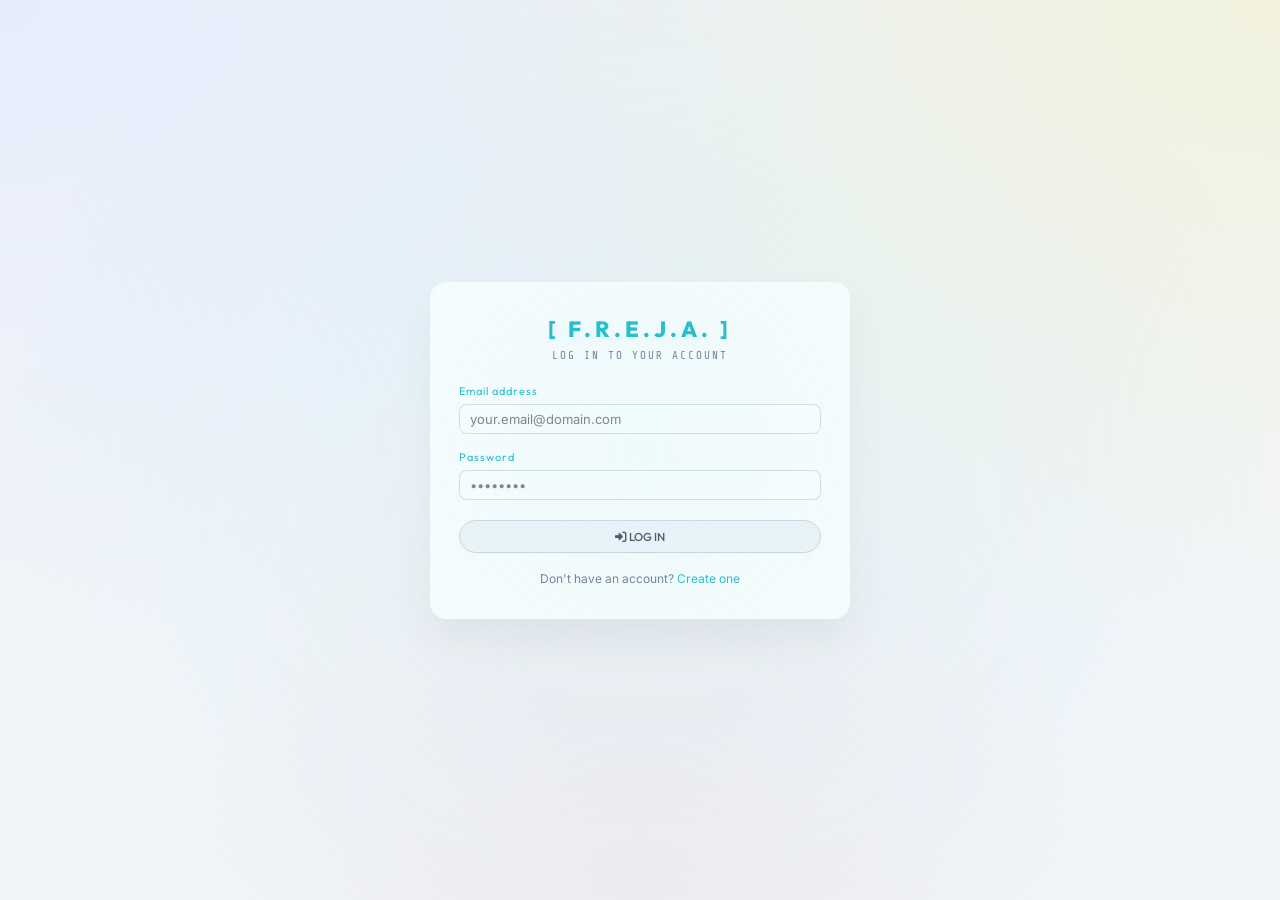
<file: client/login.html>
<!DOCTYPE html>
<html lang="en">
<head>
    <meta charset="UTF-8">
    <meta name="viewport" content="width=device-width, initial-scale=1.0">
    <title>F.R.E.J.A. // Log In</title>
    <link rel="preconnect" href="https://fonts.googleapis.com">
    <link rel="preconnect" href="https://fonts.gstatic.com" crossorigin>
    <link href="https://fonts.googleapis.com/css2?family=Inter:wght@300;400;500;600;700&family=Outfit:wght@300;400;500;600;700;800&family=Orbitron:wght@400;600;800;900&family=Share+Tech+Mono&display=swap" rel="stylesheet">
    <link rel="stylesheet" href="https://cdnjs.cloudflare.com/ajax/libs/font-awesome/6.4.0/css/all.min.css">
    <link rel="stylesheet" href="style.css">
    <style>
        /* Standalone auth-page layout - see register.html for why this doesn't use the
           full HUD shell. */
        body {
            overflow: auto;
            display: flex;
            align-items: center;
            justify-content: center;
            padding: 24px;
        }
        .auth-page-card {
            width: 100%;
            max-width: 420px;
            padding: 32px 28px;
        }
        .auth-page-logo {
            text-align: center;
            margin-bottom: 22px;
        }
        .auth-page-logo .logo-text {
            font-family: var(--font-display);
            font-size: 22px;
            font-weight: 800;
            letter-spacing: 4px;
            color: var(--color-primary);
            text-shadow: var(--shadow-neon);
        }
        .auth-page-logo .logo-sub {
            font-family: var(--font-mono);
            font-size: 11px;
            color: var(--color-text-muted);
            letter-spacing: 2px;
            margin-top: 6px;
        }
        .auth-page-form {
            display: flex;
            flex-direction: column;
            gap: 16px;
        }
        .auth-page-submit {
            width: 100%;
            margin-top: 4px;
        }
        .auth-page-footer {
            text-align: center;
            margin-top: 18px;
            font-size: 12px;
            color: var(--color-text-muted);
        }
        .auth-page-error, .auth-page-success {
            font-family: var(--font-mono);
            font-size: 11px;
            display: none;
            padding: 8px 10px;
            border-radius: 4px;
        }
        .auth-page-error {
            color: #ff3b30;
            border: 1px solid rgba(255, 59, 48, 0.35);
            background: rgba(255, 59, 48, 0.08);
        }
        .auth-page-success {
            color: #30d158;
            border: 1px solid rgba(48, 209, 88, 0.35);
            background: rgba(48, 209, 88, 0.08);
        }
    </style>
</head>
<body class="theme-cyan light-mode">
    <div class="grid-overlay"></div>
    <div class="scanlines"></div>
    <div class="ambient-glow"></div>

    <div class="auth-page-card glass-morphic">
        <div class="auth-page-logo">
            <span class="logo-text">[ F.R.E.J.A. ]</span>
            <div class="logo-sub">LOG IN TO YOUR ACCOUNT</div>
        </div>

        <form class="auth-page-form" id="login-form" novalidate>
            <div class="settings-group">
                <label for="login-email">Email address</label>
                <input type="email" id="login-email" class="hud-input" placeholder="your.email@domain.com" autocomplete="email" required>
            </div>
            <div class="settings-group">
                <label for="login-password">Password</label>
                <input type="password" id="login-password" class="hud-input" placeholder="••••••••" autocomplete="current-password" required>
            </div>

            <div class="auth-page-error" id="login-error"></div>
            <div class="auth-page-success" id="login-success"></div>

            <button type="submit" class="hud-btn btn-primary auth-page-submit" id="login-submit">
                <i class="fa-solid fa-right-to-bracket"></i> LOG IN
            </button>
        </form>

        <div class="auth-page-footer">
            Don't have an account? <a href="register.html" class="hud-link">Create one</a>
        </div>
    </div>

    <script>
        const form = document.getElementById('login-form');
        const submitBtn = document.getElementById('login-submit');
        const errorBox = document.getElementById('login-error');
        const successBox = document.getElementById('login-success');

        function showError(msg) {
            errorBox.textContent = msg;
            errorBox.style.display = 'block';
            successBox.style.display = 'none';
        }

        form.addEventListener('submit', async (evt) => {
            evt.preventDefault();
            errorBox.style.display = 'none';
            successBox.style.display = 'none';

            const email = document.getElementById('login-email').value.trim();
            const password = document.getElementById('login-password').value;

            if (!email || !password) {
                showError('Please enter both an email address and a password.');
                return;
            }

            submitBtn.disabled = true;
            submitBtn.textContent = 'LOGGING IN...';

            try {
                const res = await fetch('/api/auth/login', {
                    method: 'POST',
                    headers: { 'Content-Type': 'application/json' },
                    body: JSON.stringify({ email, password })
                });
                const data = await res.json();
                if (!res.ok) {
                    throw new Error(data.detail || 'Login failed.');
                }

                localStorage.setItem('freja_jwt_token', data.access_token);
                localStorage.setItem('freja_user_email', data.email);

                successBox.textContent = `Logged in as ${data.email}. Redirecting...`;
                successBox.style.display = 'block';
                setTimeout(() => { window.location.href = 'index.html'; }, 1000);
            } catch (err) {
                showError(err.message || 'Something went wrong. Please try again.');
                submitBtn.disabled = false;
                submitBtn.innerHTML = '<i class="fa-solid fa-right-to-bracket"></i> LOG IN';
            }
        });
    </script>
</body>
</html>
</file>
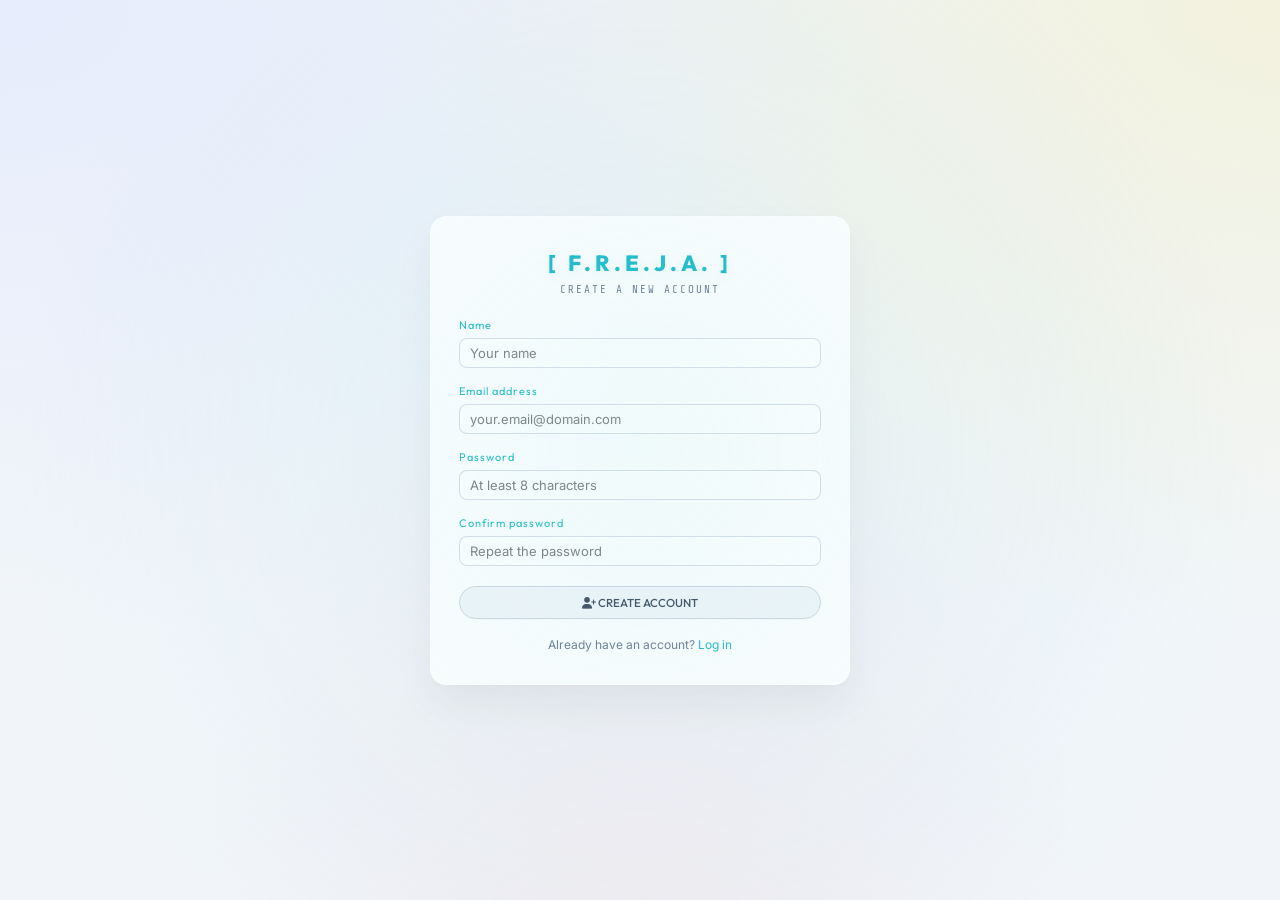
<file: client/register.html>
<!DOCTYPE html>
<html lang="en">
<head>
    <meta charset="UTF-8">
    <meta name="viewport" content="width=device-width, initial-scale=1.0">
    <title>F.R.E.J.A. // Create Account</title>
    <link rel="preconnect" href="https://fonts.googleapis.com">
    <link rel="preconnect" href="https://fonts.gstatic.com" crossorigin>
    <link href="https://fonts.googleapis.com/css2?family=Inter:wght@300;400;500;600;700&family=Outfit:wght@300;400;500;600;700;800&family=Orbitron:wght@400;600;800;900&family=Share+Tech+Mono&display=swap" rel="stylesheet">
    <link rel="stylesheet" href="https://cdnjs.cloudflare.com/ajax/libs/font-awesome/6.4.0/css/all.min.css">
    <link rel="stylesheet" href="style.css">
    <style>
        /* Standalone auth-page layout - the shared style.css assumes the full HUD shell
           (header/sidebar/grid) is present, so this page only borrows its design tokens
           (colors, fonts, .hud-input/.hud-btn/.glass-morphic) and lays out its own centered card. */
        body {
            overflow: auto;
            display: flex;
            align-items: center;
            justify-content: center;
            padding: 24px;
        }
        .auth-page-card {
            width: 100%;
            max-width: 420px;
            padding: 32px 28px;
        }
        .auth-page-logo {
            text-align: center;
            margin-bottom: 22px;
        }
        .auth-page-logo .logo-text {
            font-family: var(--font-display);
            font-size: 22px;
            font-weight: 800;
            letter-spacing: 4px;
            color: var(--color-primary);
            text-shadow: var(--shadow-neon);
        }
        .auth-page-logo .logo-sub {
            font-family: var(--font-mono);
            font-size: 11px;
            color: var(--color-text-muted);
            letter-spacing: 2px;
            margin-top: 6px;
        }
        .auth-page-form {
            display: flex;
            flex-direction: column;
            gap: 16px;
        }
        .auth-page-submit {
            width: 100%;
            margin-top: 4px;
        }
        .auth-page-footer {
            text-align: center;
            margin-top: 18px;
            font-size: 12px;
            color: var(--color-text-muted);
        }
        .auth-page-error, .auth-page-success {
            font-family: var(--font-mono);
            font-size: 11px;
            display: none;
            padding: 8px 10px;
            border-radius: 4px;
        }
        .auth-page-error {
            color: #ff3b30;
            border: 1px solid rgba(255, 59, 48, 0.35);
            background: rgba(255, 59, 48, 0.08);
        }
        .auth-page-success {
            color: #30d158;
            border: 1px solid rgba(48, 209, 88, 0.35);
            background: rgba(48, 209, 88, 0.08);
        }
    </style>
</head>
<body class="theme-cyan light-mode">
    <div class="grid-overlay"></div>
    <div class="scanlines"></div>
    <div class="ambient-glow"></div>

    <div class="auth-page-card glass-morphic">
        <div class="auth-page-logo">
            <span class="logo-text">[ F.R.E.J.A. ]</span>
            <div class="logo-sub">CREATE A NEW ACCOUNT</div>
        </div>

        <form class="auth-page-form" id="register-form" novalidate>
            <div class="settings-group">
                <label for="reg-name">Name</label>
                <input type="text" id="reg-name" class="hud-input" placeholder="Your name" autocomplete="name">
            </div>
            <div class="settings-group">
                <label for="reg-email">Email address</label>
                <input type="email" id="reg-email" class="hud-input" placeholder="your.email@domain.com" autocomplete="email" required>
            </div>
            <div class="settings-group">
                <label for="reg-password">Password</label>
                <input type="password" id="reg-password" class="hud-input" placeholder="At least 8 characters" autocomplete="new-password" required minlength="8">
            </div>
            <div class="settings-group">
                <label for="reg-password-confirm">Confirm password</label>
                <input type="password" id="reg-password-confirm" class="hud-input" placeholder="Repeat the password" autocomplete="new-password" required minlength="8">
            </div>

            <div class="auth-page-error" id="reg-error"></div>
            <div class="auth-page-success" id="reg-success"></div>

            <button type="submit" class="hud-btn btn-primary auth-page-submit" id="reg-submit">
                <i class="fa-solid fa-user-plus"></i> CREATE ACCOUNT
            </button>
        </form>

        <div class="auth-page-footer">
            Already have an account? <a href="login.html" class="hud-link">Log in</a>
        </div>
    </div>

    <script>
        const form = document.getElementById('register-form');
        const submitBtn = document.getElementById('reg-submit');
        const errorBox = document.getElementById('reg-error');
        const successBox = document.getElementById('reg-success');

        function showError(msg) {
            errorBox.textContent = msg;
            errorBox.style.display = 'block';
            successBox.style.display = 'none';
        }

        form.addEventListener('submit', async (evt) => {
            evt.preventDefault();
            errorBox.style.display = 'none';
            successBox.style.display = 'none';

            const name = document.getElementById('reg-name').value.trim();
            const email = document.getElementById('reg-email').value.trim();
            const password = document.getElementById('reg-password').value;
            const passwordConfirm = document.getElementById('reg-password-confirm').value;

            if (!email || !password) {
                showError('Please enter both an email address and a password.');
                return;
            }
            if (password.length < 8) {
                showError('Password must be at least 8 characters.');
                return;
            }
            if (password !== passwordConfirm) {
                showError('Passwords do not match.');
                return;
            }

            submitBtn.disabled = true;
            submitBtn.textContent = 'CREATING ACCOUNT...';

            try {
                const res = await fetch('/api/auth/register', {
                    method: 'POST',
                    headers: { 'Content-Type': 'application/json' },
                    body: JSON.stringify({ email, password, name: name || undefined })
                });
                const data = await res.json();
                if (!res.ok) {
                    throw new Error(data.detail || 'Registration failed.');
                }

                // Same localStorage keys the in-HUD auth modal uses (ui-events.js), so a
                // future request-signing pass (board task T-042) can pick this session up.
                localStorage.setItem('freja_jwt_token', data.access_token);
                localStorage.setItem('freja_user_email', data.email);

                successBox.textContent = `Account created for ${data.email}. Redirecting...`;
                successBox.style.display = 'block';
                setTimeout(() => { window.location.href = 'index.html'; }, 1500);
            } catch (err) {
                showError(err.message || 'Something went wrong. Please try again.');
                submitBtn.disabled = false;
                submitBtn.innerHTML = '<i class="fa-solid fa-user-plus"></i> CREATE ACCOUNT';
            }
        });
    </script>
</body>
</html>
</file>
<file: client/style.css>
/* ==========================================================================
   JARVIS HOLOGRAPHIC HUD - DESIGN SYSTEM
   ========================================================================== */

/* Color Themes Configuration */
:root {
    /* Font Families */
    --font-display: 'Orbitron', sans-serif;
    --font-text: 'Inter', sans-serif;
    --font-mono: 'Share Tech Mono', monospace;

    /* Theme Accents (Default Cyan) */
    --hue: 185;
    --color-bg: #030611;
    --color-panel-bg: rgba(5, 12, 26, 0.65);
    --color-border: hsla(var(--hue), 100%, 50%, 0.18);
    --color-border-glow: hsla(var(--hue), 100%, 50%, 0.4);
    
    --color-primary: hsla(var(--hue), 100%, 50%, 1);
    --color-primary-glow: hsla(var(--hue), 100%, 50%, 0.6);
    --color-primary-dim: hsla(var(--hue), 85%, 35%, 1);
    --color-text-bright: #e2f1ff;
    --color-text-muted: #6f95b5;
    --color-text-dark: #071020;
    
    --shadow-neon: 0 0 12px hsla(var(--hue), 100%, 50%, 0.35);
    --shadow-neon-inset: inset 0 0 12px hsla(var(--hue), 100%, 50%, 0.2);
}

/* Theme classes loaded on body */
body.theme-cyan {
    --hue: 185;
}
body.theme-amber {
    --hue: 38; /* Stark Gold/Amber */
}
body.theme-crimson {
    --hue: 355; /* Hulkbuster Crimson */
}
body.theme-emerald {
    --hue: 145; /* SHIELD Emerald */
}

/* Reset & Basics */
* {
    box-sizing: border-box;
    margin: 0;
    padding: 0;
    user-select: none;
}

body {
    background-color: var(--color-bg);
    color: var(--color-text-bright);
    font-family: var(--font-text);
    font-size: 14px;
    height: 100vh;
    overflow: hidden;
    position: relative;
}

/* ==========================================================================
   SCIFI SCI-FI HUD EFFECTS
   ========================================================================== */

/* Digital Matrix Background Grid */
.grid-overlay {
    position: absolute;
    top: 0;
    left: 0;
    width: 100%;
    height: 100%;
    background-image: 
        linear-gradient(rgba(18, 30, 49, 0.07) 1px, transparent 1px),
        linear-gradient(90deg, rgba(18, 30, 49, 0.07) 1px, transparent 1px);
    background-size: 30px 30px;
    z-index: 1;
    pointer-events: none;
}

/* Moving Scanlines */
.scanlines {
    position: absolute;
    top: 0;
    left: 0;
    width: 100%;
    height: 100%;
    background: linear-gradient(
        rgba(18, 16, 16, 0) 50%, 
        rgba(0, 0, 0, 0.25) 50%
    ), linear-gradient(
        90deg,
        rgba(255, 0, 0, 0.04),
        rgba(0, 255, 0, 0.02),
        rgba(0, 0, 255, 0.04)
    );
    background-size: 100% 4px, 6px 100%;
    z-index: 2;
    pointer-events: none;
    opacity: 0.8;
}

/* Glowing Vignette Background */
.ambient-glow {
    position: absolute;
    top: 0;
    left: 0;
    width: 100%;
    height: 100%;
    background: radial-gradient(circle at 50% 50%, hsla(var(--hue), 85%, 25%, 0.12) 0%, transparent 80%);
    z-index: 1;
    pointer-events: none;
}

/* ==========================================================================
   HUD CONTAINERS
   ========================================================================== */

.hud-container {
    display: flex;
    flex-direction: column;
    height: 100vh;
    padding: 15px;
    position: relative;
    z-index: 10;
}

/* HEADER */
.hud-header {
    display: flex;
    justify-content: space-between;
    align-items: center;
    height: 60px;
    border-bottom: 2px solid var(--color-border);
    padding: 0 15px;
    background: rgba(5, 12, 26, 0.4);
    backdrop-filter: blur(5px);
    box-shadow: 0 4px 20px rgba(0, 0, 0, 0.5);
    margin-bottom: 15px;
}

.header-left, .header-right {
    display: flex;
    align-items: center;
    gap: 15px;
}

.logo-container {
    font-family: var(--font-display);
    font-weight: 900;
    font-size: 20px;
    letter-spacing: 2px;
    color: var(--color-primary);
    text-shadow: var(--shadow-neon);
    display: flex;
    align-items: center;
}

.logo-bracket {
    color: var(--color-text-muted);
    opacity: 0.6;
    animation: pulse 2s infinite ease-in-out;
}

.status-indicator {
    display: flex;
    align-items: center;
    gap: 8px;
    border: 1px solid var(--color-border);
    padding: 4px 10px;
    background: rgba(0, 0, 0, 0.4);
    border-radius: 4px;
}

.pulse-dot {
    width: 8px;
    height: 8px;
    border-radius: 50%;
    background-color: var(--color-primary);
    box-shadow: var(--shadow-neon);
    animation: pulse 1.5s infinite ease-in-out;
}

.status-text {
    font-family: var(--font-mono);
    font-size: 11px;
    letter-spacing: 1px;
    color: var(--color-primary);
}

.header-center {
    display: flex;
    flex-direction: column;
    align-items: center;
}

.system-time {
    font-family: var(--font-display);
    font-size: 20px;
    font-weight: 600;
    color: var(--color-primary);
    letter-spacing: 1px;
    text-shadow: var(--shadow-neon);
}

.system-date {
    font-family: var(--font-mono);
    font-size: 11px;
    color: var(--color-text-muted);
    letter-spacing: 2px;
}

.hud-btn-icon {
    background: rgba(0, 242, 254, 0.05);
    border: 1px solid var(--color-border);
    color: var(--color-primary);
    padding: 8px 12px;
    border-radius: 4px;
    cursor: pointer;
    font-size: 16px;
    transition: all 0.2s ease;
    box-shadow: var(--shadow-neon-inset);
}

.hud-btn-icon:hover {
    background: var(--color-primary);
    color: var(--color-text-dark);
    box-shadow: var(--shadow-neon);
}

.voice-badge {
    display: flex;
    border: 1px solid var(--color-border);
    border-radius: 4px;
    overflow: hidden;
    font-family: var(--font-display);
    font-size: 10px;
}

.badge-label {
    background: rgba(0, 0, 0, 0.4);
    padding: 6px 8px;
    color: var(--color-text-muted);
}

.badge-status {
    background: rgba(var(--hue), 100%, 50%, 0.1);
    padding: 6px 8px;
    color: var(--color-primary);
    font-weight: 600;
    border-left: 1px solid var(--color-border);
    text-shadow: var(--shadow-neon);
}

.badge-status.active {
    background: var(--color-primary);
    color: var(--color-text-dark);
    text-shadow: none;
}

/* ==========================================================================
   PANEL SYSTEM & GRID LAYOUT
   ========================================================================== */

.hud-main {
    display: grid;
    grid-template-columns: 320px 1fr 360px;
    gap: 15px;
    flex: 1;
    height: calc(100vh - 105px);
}

.hud-panel {
    background: var(--color-panel-bg);
    border: 1px solid var(--color-border);
    border-radius: 8px;
    backdrop-filter: blur(12px);
    box-shadow: 0 10px 30px rgba(0,0,0,0.5), var(--shadow-neon-inset);
    display: flex;
    flex-direction: column;
    overflow: hidden;
    position: relative;
    transition: border-color 0.3s ease, box-shadow 0.3s ease;
}

.hud-panel:hover {
    border-color: var(--color-border-glow);
}

/* Panel Header styling */
.panel-header {
    display: flex;
    align-items: center;
    gap: 10px;
    padding: 12px 15px;
    background: rgba(0, 0, 0, 0.3);
    border-bottom: 1px solid var(--color-border);
}

.panel-header h2 {
    font-family: var(--font-display);
    font-size: 13px;
    letter-spacing: 1.5px;
    color: var(--color-primary);
    font-weight: 600;
    text-shadow: var(--shadow-neon);
}

.icon-accent {
    color: var(--color-primary);
    text-shadow: var(--shadow-neon);
}

.panel-content {
    padding: 15px;
    flex: 1;
    overflow-y: auto;
}

.panel-footer {
    padding: 6px 15px;
    background: rgba(0,0,0,0.25);
    border-top: 1px solid rgba(0, 242, 254, 0.05);
    font-family: var(--font-mono);
    font-size: 9px;
    color: var(--color-text-muted);
    display: flex;
    justify-content: space-between;
}

.panel-divider {
    border: 0;
    height: 1px;
    background: linear-gradient(90deg, transparent, var(--color-border), transparent);
    margin: 15px 0;
}

/* ==========================================================================
   LEFT PANEL - DIAGNOSTICS & CONTROLS
   ========================================================================== */

.diag-group {
    margin-bottom: 12px;
}

.diag-label {
    display: flex;
    justify-content: space-between;
    font-family: var(--font-display);
    font-size: 10px;
    letter-spacing: 1px;
    margin-bottom: 5px;
    color: var(--color-text-bright);
}

.diag-val {
    font-family: var(--font-mono);
    color: var(--color-primary);
    font-weight: bold;
}

.progress-bar-container {
    height: 6px;
    background: rgba(0, 0, 0, 0.4);
    border: 1px solid rgba(0, 242, 254, 0.05);
    border-radius: 3px;
    overflow: hidden;
}

.progress-bar {
    height: 100%;
    background: linear-gradient(90deg, var(--color-primary-dim), var(--color-primary));
    box-shadow: var(--shadow-neon);
    width: 0%;
    transition: width 0.8s cubic-bezier(0.1, 0.8, 0.25, 1);
}

.widget-matrix h3, .quick-settings h3 {
    font-family: var(--font-display);
    font-size: 11px;
    color: var(--color-primary);
    margin-bottom: 12px;
    letter-spacing: 1px;
}

.capability-grid {
    display: grid;
    grid-template-columns: repeat(2, 1fr);
    gap: 8px;
}

.cap-item {
    border: 1px solid rgba(0, 242, 254, 0.05);
    background: rgba(0, 0, 0, 0.2);
    border-radius: 4px;
    padding: 8px;
    display: flex;
    flex-direction: column;
    align-items: center;
    gap: 5px;
    font-size: 10px;
    font-family: var(--font-display);
    color: var(--color-text-muted);
    transition: all 0.3s ease;
}

.cap-item i {
    font-size: 14px;
}

.cap-item.active {
    border-color: var(--color-border);
    color: var(--color-primary);
    background: rgba(var(--hue), 100%, 50%, 0.03);
    box-shadow: var(--shadow-neon-inset);
    text-shadow: var(--shadow-neon);
}

.cap-item.syncing-blink {
    border-color: #ffd600 !important;
    color: #ffd600 !important;
    background: rgba(255, 214, 0, 0.05) !important;
    box-shadow: 0 0 10px rgba(255, 214, 0, 0.2) !important;
    text-shadow: 0 0 5px rgba(255, 214, 0, 0.5) !important;
    animation: cap-sync-blink-anim 1.5s infinite ease-in-out;
}

@keyframes cap-sync-blink-anim {
    0% { border-color: rgba(255, 214, 0, 0.3); box-shadow: 0 0 5px rgba(255, 214, 0, 0.1); }
    50% { border-color: rgba(255, 214, 0, 1.0); box-shadow: 0 0 15px rgba(255, 214, 0, 0.5); }
    100% { border-color: rgba(255, 214, 0, 0.3); box-shadow: 0 0 5px rgba(255, 214, 0, 0.1); }
}

.quick-settings {
    display: flex;
    flex-direction: column;
    gap: 10px;
}

.control-row {
    display: flex;
    flex-direction: column;
    gap: 5px;
}

.control-row label {
    font-size: 11px;
    color: var(--color-text-muted);
}

.control-row-toggle {
    display: flex;
    justify-content: space-between;
    align-items: center;
    font-size: 11px;
}

/* Form Controls */
.hud-select, .hud-input, .hud-textarea {
    background: rgba(0, 0, 0, 0.4);
    border: 1px solid var(--color-border);
    color: var(--color-text-bright);
    padding: 6px 10px;
    border-radius: 4px;
    font-family: var(--font-text);
    font-size: 12px;
    outline: none;
    transition: all 0.3s ease;
}

.hud-select:focus, .hud-input:focus, .hud-textarea:focus {
    border-color: var(--color-primary);
    box-shadow: var(--shadow-neon);
}

.hud-select option {
    background-color: var(--color-bg);
    color: var(--color-text-bright);
}

.hud-switch {
    position: relative;
    display: inline-block;
    width: 36px;
    height: 18px;
}

.hud-switch input {
    opacity: 0;
    width: 0;
    height: 0;
}

.slider {
    position: absolute;
    cursor: pointer;
    top: 0;
    left: 0;
    right: 0;
    bottom: 0;
    background-color: rgba(255, 255, 255, 0.1);
    transition: .3s;
    border-radius: 9px;
    border: 1px solid var(--color-border);
}

.slider:before {
    position: absolute;
    content: "";
    height: 10px;
    width: 10px;
    left: 3px;
    bottom: 3px;
    background-color: var(--color-text-muted);
    transition: .3s;
    border-radius: 50%;
}

.hud-switch input:checked + .slider {
    background-color: rgba(var(--hue), 100%, 50%, 0.15);
    border-color: var(--color-primary);
}

.hud-switch input:checked + .slider:before {
    transform: translateX(18px);
    background-color: var(--color-primary);
    box-shadow: var(--shadow-neon);
}

/* ==========================================================================
   CENTER PANEL - ARC REACTOR VISUALIZER
   ========================================================================== */

.center-panel {
    display: flex;
    flex-direction: column;
    justify-content: center;
    align-items: center;
    position: relative;
    padding: 20px;
}

/* Hologram container */
.arc-container {
    width: 380px;
    height: 380px;
    position: relative;
    display: flex;
    justify-content: center;
    align-items: center;
    border-radius: 50%;
    margin-bottom: 25px;
    transition: all 0.3s ease;
}

.arc-container::before {
    content: '';
    position: absolute;
    width: 105%;
    height: 105%;
    border-radius: 50%;
    border: 1px dashed rgba(var(--hue), 100%, 50%, 0.1);
    animation: rotate 60s linear infinite;
    pointer-events: none;
}

#arc-canvas {
    position: absolute;
    z-index: 5;
    pointer-events: none;
}

.arc-core-inner {
    width: 90px;
    height: 90px;
    border-radius: 50%;
    background: radial-gradient(circle, rgba(var(--hue), 100%, 50%, 0.25) 0%, rgba(5, 12, 26, 0.95) 75%);
    border: 2px solid var(--color-primary);
    z-index: 10;
    display: flex;
    justify-content: center;
    align-items: center;
    box-shadow: var(--shadow-neon), var(--shadow-neon-inset);
    cursor: pointer;
    transition: all 0.4s cubic-bezier(0.175, 0.885, 0.32, 1.275);
}

.arc-core-inner:hover {
    transform: scale(1.08);
    box-shadow: 0 0 25px var(--color-primary), var(--shadow-neon-inset);
}

.glow-brain {
    font-size: 32px;
    color: var(--color-primary);
    text-shadow: var(--shadow-neon);
    animation: heartbeat 2.5s infinite ease-in-out;
}

/* Voice trigger button */
.voice-trigger-container {
    display: flex;
    flex-direction: column;
    align-items: center;
    gap: 10px;
    margin-bottom: 20px;
    z-index: 12;
}

.btn-mic {
    width: 54px;
    height: 54px;
    border-radius: 50%;
    background: rgba(0, 0, 0, 0.4);
    border: 2px solid var(--color-border);
    color: var(--color-primary);
    font-size: 20px;
    cursor: pointer;
    display: flex;
    justify-content: center;
    align-items: center;
    transition: all 0.3s cubic-bezier(0.1, 0.8, 0.25, 1);
    box-shadow: var(--shadow-neon-inset);
}

.btn-mic:hover {
    border-color: var(--color-primary);
    transform: translateY(-2px);
    box-shadow: var(--shadow-neon);
}

.btn-mic.listening {
    background: var(--color-primary);
    color: var(--color-text-dark);
    box-shadow: 0 0 20px var(--color-primary);
    animation: borderPulse 1.5s infinite ease-in-out;
}

.voice-hint {
    font-family: var(--font-display);
    font-size: 11px;
    letter-spacing: 1px;
    color: var(--color-text-muted);
    text-align: center;
    height: 15px;
}

/* Reacting Equalizer Bars */
.voice-bars-container {
    display: flex;
    gap: 3px;
    height: 20px;
    align-items: center;
    opacity: 0;
    transition: opacity 0.3s ease;
}

.voice-bars-container.active {
    opacity: 1;
}

.voice-bars-container .bar {
    width: 3px;
    height: 4px;
    background-color: var(--color-primary);
    border-radius: 1.5px;
    animation: soundWave 0.8s ease-in-out infinite alternate;
}

.voice-bars-container .bar:nth-child(1) { animation-delay: 0.1s; }
.voice-bars-container .bar:nth-child(2) { animation-delay: 0.3s; }
.voice-bars-container .bar:nth-child(3) { animation-delay: 0.5s; }
.voice-bars-container .bar:nth-child(4) { animation-delay: 0.2s; }
.voice-bars-container .bar:nth-child(5) { animation-delay: 0.4s; }
.voice-bars-container .bar:nth-child(6) { animation-delay: 0.15s; }
.voice-bars-container .bar:nth-child(7) { animation-delay: 0.35s; }
.voice-bars-container .bar:nth-child(8) { animation-delay: 0.25s; }

/* Text Input controls */
.text-input-container {
    display: flex;
    width: 100%;
    max-width: 420px;
    gap: 8px;
    z-index: 12;
}

.text-input-container .hud-input {
    flex: 1;
    font-size: 13px;
    height: 38px;
    border-radius: 20px;
    padding-left: 20px;
}

.hud-btn-send {
    width: 38px;
    height: 38px;
    border-radius: 50%;
    background: rgba(var(--hue), 100%, 50%, 0.1);
    border: 1px solid var(--color-border);
    color: var(--color-primary);
    cursor: pointer;
    transition: all 0.3s ease;
    display: flex;
    justify-content: center;
    align-items: center;
}

.hud-btn-send:hover {
    background: var(--color-primary);
    color: var(--color-text-dark);
    box-shadow: var(--shadow-neon);
}

/* ==========================================================================
   RIGHT PANEL - CHAT HUB & TERMINAL LOG
   ========================================================================== */

.chat-history {
    flex: 1;
    overflow-y: auto;
    display: flex;
    flex-direction: column;
    gap: 12px;
    padding: 10px;
    margin-bottom: 15px;
    border: 1px solid rgba(0, 242, 254, 0.05);
    background: rgba(0, 0, 0, 0.2);
    border-radius: 6px;
    max-height: calc(50% - 15px);
}

.chat-msg {
    display: flex;
    flex-direction: column;
    gap: 4px;
    animation: slideInUp 0.3s cubic-bezier(0.1, 0.8, 0.25, 1) forwards;
}

.msg-sender {
    font-family: var(--font-display);
    font-size: 10px;
    font-weight: 600;
    letter-spacing: 1px;
}

.msg-content {
    background: rgba(18, 30, 49, 0.35);
    border: 1px solid rgba(0, 242, 254, 0.08);
    padding: 8px 12px;
    border-radius: 8px;
    line-height: 1.4;
    word-break: break-word;
}

/* Colors for specific roles */
.user-msg {
    align-items: flex-end;
}
.user-msg .msg-sender {
    color: var(--color-text-bright);
}
.user-msg .msg-content {
    background: rgba(0, 242, 254, 0.05);
    border-color: rgba(0, 242, 254, 0.15);
    border-bottom-right-radius: 2px;
}

.assistant-msg {
    align-items: flex-start;
}
.assistant-msg .msg-sender {
    color: var(--color-primary);
    text-shadow: var(--shadow-neon);
}
.assistant-msg .msg-content {
    background: rgba(5, 12, 26, 0.6);
    border-color: var(--color-border);
    border-bottom-left-radius: 2px;
}

.system-msg {
    align-items: center;
}
.system-msg .msg-sender {
    color: var(--color-text-muted);
}
.system-msg .msg-content {
    background: rgba(0,0,0,0.4);
    border-color: rgba(255, 255, 255, 0.05);
    color: var(--color-text-muted);
    font-size: 11px;
    text-align: center;
    border-radius: 4px;
}

.msg-content pre {
    background: #02050b;
    border: 1px solid rgba(255,255,255,0.05);
    padding: 8px;
    padding-right: 36px;
    border-radius: 4px;
    overflow-x: auto;
    font-family: var(--font-mono);
    font-size: 11px;
    margin: 6px 0;
    position: relative;
}

.copy-code-btn {
    position: absolute;
    top: 6px;
    right: 6px;
    background: rgba(0, 0, 0, 0.5);
    border: 1px solid var(--color-border);
    color: var(--color-primary);
    border-radius: 3px;
    width: 24px;
    height: 24px;
    display: flex;
    align-items: center;
    justify-content: center;
    cursor: pointer;
    font-size: 10px;
    opacity: 0;
    transition: opacity 0.2s ease, background 0.2s ease;
}

.msg-content pre:hover .copy-code-btn {
    opacity: 0.8;
}

.copy-code-btn:hover {
    background: var(--color-primary);
    color: var(--color-text-dark);
    opacity: 1 !important;
}

.msg-content code {
    font-family: var(--font-mono);
    color: var(--color-primary);
    background: rgba(0,0,0,0.3);
    padding: 2px 4px;
    border-radius: 3px;
}

/* Secondary header (for logs inside same panel) */
.second-header {
    border-top: 1px solid var(--color-border);
    margin-top: 5px;
}

/* Terminal Console styling */
.terminal-container {
    height: calc(50% - 35px);
    background: #020409;
    border: 1px solid var(--color-border);
    border-radius: 6px;
    padding: 10px;
    overflow: hidden;
    position: relative;
    box-shadow: inset 0 0 10px rgba(0,0,0,0.9);
}

.terminal-log {
    height: 100%;
    overflow-y: auto;
    font-family: var(--font-mono);
    font-size: 11px;
    color: #8ab4f8;
    line-height: 1.6;
    display: flex;
    flex-direction: column;
}

.log-line {
    word-break: break-all;
    margin-bottom: 2px;
}

.log-time {
    color: #5f6368;
    margin-right: 6px;
}

.log-tag {
    font-weight: 600;
    margin-right: 6px;
}

.tag-sys { color: var(--color-primary); }
.tag-user { color: #f8f9fa; }
.tag-gemini { color: #c58af9; }
.tag-warn { color: #fdd663; }
.tag-err { color: #f28b82; }

/* ==========================================================================
   MODAL DIALOGS
   ========================================================================== */

.hud-modal {
    position: fixed;
    top: 0;
    left: 0;
    width: 100%;
    height: 100%;
    background: rgba(2, 5, 11, 0.85);
    z-index: 1000;
    display: flex;
    justify-content: center;
    align-items: center;
    opacity: 0;
    pointer-events: none;
    transition: opacity 0.3s cubic-bezier(0.1, 0.8, 0.25, 1);
}

.hud-modal.active {
    opacity: 1;
    pointer-events: auto;
}

.glass-morphic {
    background: rgba(5, 12, 26, 0.85);
    border: 1px solid var(--color-border-glow);
    border-radius: 12px;
    backdrop-filter: blur(15px);
    box-shadow: 0 15px 50px rgba(0,0,0,0.8), var(--shadow-neon);
}

.modal-content {
    width: 90%;
    max-width: 500px;
    display: flex;
    flex-direction: column;
    max-height: 85vh;
    animation: scaleUp 0.3s cubic-bezier(0.175, 0.885, 0.32, 1.275) forwards;
}

/* Personal Trainer Fullscreen Mode */
#modal-trainer .modal-content {
    width: 100%;
    max-width: 100vw;
    height: 100%;
    max-height: 100vh;
    border-radius: 0;
    border: none;
    margin: 0;
}

/* Personal Trainer Sub-Modal Windows (Popup overlay windows over main PT view) */
.pt-sub-modal {
    z-index: 1100;
    background: rgba(2, 5, 11, 0.65);
    backdrop-filter: blur(6px);
}

.pt-sub-modal .modal-content {
    width: 92%;
    max-width: 520px;
    max-height: 85vh;
    border-radius: 10px;
    border: 1px solid var(--color-border-glow);
    margin: auto;
}

#modal-trainer .modal-body {
    flex: 1;
    display: flex;
    flex-direction: row;
    gap: 20px;
    overflow: hidden;
}

.trainer-left-panel {
    flex: 1;
    display: flex;
    flex-direction: column;
    gap: 15px;
    overflow-y: auto;
    padding-right: 8px;
}

.trainer-right-panel {
    flex: 1;
    display: flex;
    flex-direction: column;
    gap: 15px;
    overflow: hidden;
    padding-left: 20px;
    border-left: 1px dashed rgba(0, 242, 254, 0.15);
}

.modal-header {
    display: flex;
    justify-content: space-between;
    align-items: center;
    padding: 15px 20px;
    border-bottom: 1px solid var(--color-border);
}

.modal-header h2 {
    font-family: var(--font-display);
    font-size: 15px;
    letter-spacing: 1.5px;
    color: var(--color-primary);
    text-shadow: var(--shadow-neon);
}

.modal-close {
    background: none;
    border: none;
    color: var(--color-text-muted);
    font-size: 24px;
    cursor: pointer;
    transition: color 0.2s ease;
}

.modal-close:hover {
    color: var(--color-primary);
}

.modal-body {
    padding: 20px;
    overflow-y: auto;
    display: flex;
    flex-direction: column;
    gap: 15px;
}

.settings-group {
    display: flex;
    flex-direction: column;
    gap: 6px;
}

.settings-group label {
    font-family: var(--font-display);
    font-size: 11px;
    letter-spacing: 1px;
    color: var(--color-primary);
}

.input-password-container {
    display: flex;
    gap: 8px;
}

.input-password-container input {
    flex: 1;
}

.btn-toggle-input {
    background: rgba(0, 0, 0, 0.4);
    border: 1px solid var(--color-border);
    color: var(--color-primary);
    border-radius: 4px;
    padding: 0 12px;
    cursor: pointer;
    transition: all 0.2s ease;
}

.btn-toggle-input:hover {
    background: var(--color-primary);
    color: var(--color-text-dark);
}

.settings-help {
    font-size: 10px;
    color: var(--color-text-muted);
    line-height: 1.4;
}

.hud-link {
    color: var(--color-primary);
    text-decoration: none;
}

.hud-link:hover {
    text-decoration: underline;
}

.slider-row {
    display: flex;
    justify-content: space-between;
    font-size: 11px;
    font-family: var(--font-display);
}

.slider-val {
    color: var(--color-primary);
    font-family: var(--font-mono);
}

.hud-range {
    -webkit-appearance: none;
    width: 100%;
    height: 4px;
    background: rgba(255, 255, 255, 0.1);
    border-radius: 2px;
    outline: none;
}

.hud-range::-webkit-slider-thumb {
    -webkit-appearance: none;
    appearance: none;
    width: 12px;
    height: 12px;
    border-radius: 50%;
    background: var(--color-primary);
    box-shadow: var(--shadow-neon);
    cursor: pointer;
    transition: transform 0.1s ease;
}

.hud-range::-webkit-slider-thumb:hover {
    transform: scale(1.2);
}

.modal-footer {
    display: flex;
    justify-content: flex-end;
    gap: 10px;
    padding: 15px 20px;
    border-top: 1px solid var(--color-border);
    background: rgba(0, 0, 0, 0.2);
}

.hud-btn {
    padding: 8px 16px;
    border-radius: 4px;
    font-family: var(--font-display);
    font-size: 11px;
    letter-spacing: 1px;
    cursor: pointer;
    transition: all 0.2s ease;
}

.btn-primary {
    background: var(--color-primary);
    border: 1px solid var(--color-primary);
    color: var(--color-text-dark);
    font-weight: 600;
    box-shadow: var(--shadow-neon);
}

.btn-primary:hover {
    background: var(--color-text-bright);
    border-color: var(--color-text-bright);
}

.btn-secondary {
    background: transparent;
    border: 1px solid var(--color-border);
    color: var(--color-primary);
}

.btn-secondary:hover {
    background: rgba(var(--hue), 100%, 50%, 0.05);
}

/* Theme Selection Modal Content */
.theme-modal-content {
    max-width: 400px;
}

.select-theme-grid {
    display: grid;
    grid-template-columns: repeat(2, 1fr);
    gap: 12px;
    padding: 20px;
}

.theme-choice-card {
    background: rgba(0, 0, 0, 0.4);
    border: 1px solid rgba(255, 255, 255, 0.05);
    border-radius: 8px;
    padding: 15px;
    display: flex;
    flex-direction: column;
    align-items: center;
    gap: 10px;
    cursor: pointer;
    transition: all 0.3s ease;
}

.theme-choice-card span {
    font-family: var(--font-display);
    font-size: 9px;
    letter-spacing: 0.5px;
    color: var(--color-text-muted);
}

.color-preview {
    width: 32px;
    height: 32px;
    border-radius: 50%;
    border: 2px solid rgba(255, 255, 255, 0.15);
}

/* Individual preview colors */
.theme-choice-card.cyan .color-preview { background-color: #00f2fe; }
.theme-choice-card.amber .color-preview { background-color: #ffb300; }
.theme-choice-card.crimson .color-preview { background-color: #ff1a40; }
.theme-choice-card.emerald .color-preview { background-color: #00e676; }

.theme-choice-card.active {
    border-color: var(--color-primary);
    background: rgba(var(--hue), 100%, 50%, 0.04);
}

.theme-choice-card.active span {
    color: var(--color-primary);
    text-shadow: var(--shadow-neon);
}

.theme-choice-card.active .color-preview {
    border-color: var(--color-primary);
    box-shadow: 0 0 10px var(--color-primary);
}

/* ==========================================================================
   INITIALIZATION INTERACTION SHIELD
   ========================================================================== */

.interaction-shield {
    display: none !important;
    pointer-events: none !important;
    z-index: -9999 !important;
    position: fixed;
    top: 0;
    left: 0;
    width: 100%;
    height: 100%;
    background-color: #030611;
    transition: opacity 0.5s ease;
}

.interaction-shield.fade-out {
    opacity: 0;
    pointer-events: none !important;
}

.shield-prompt {
    display: flex;
    flex-direction: column;
    align-items: center;
    gap: 20px;
    text-align: center;
    max-width: 480px;
    padding: 30px;
}

.reactor-logo-small {
    width: 120px;
    height: 120px;
    border-radius: 50%;
    border: 3px double #00f2fe;
    box-shadow: 0 0 20px rgba(0, 242, 254, 0.4), inset 0 0 20px rgba(0, 242, 254, 0.2);
    animation: rotate 15s linear infinite;
    background: radial-gradient(circle, rgba(0, 242, 254, 0.2) 0%, transparent 70%);
}

.shield-prompt h1 {
    font-family: var(--font-display);
    font-size: 16px;
    letter-spacing: 2px;
    color: #00f2fe;
    text-shadow: 0 0 8px rgba(0, 242, 254, 0.6);
}

.shield-prompt p {
    font-size: 13px;
    line-height: 1.6;
    color: #6f95b5;
}

.hud-btn-huge {
    padding: 15px 30px;
    border-radius: 30px;
    font-family: var(--font-display);
    font-size: 13px;
    letter-spacing: 2px;
    font-weight: bold;
    cursor: pointer;
    background: rgba(0, 242, 254, 0.1);
    border: 2px solid #00f2fe;
    color: #00f2fe;
    box-shadow: 0 0 20px rgba(0, 242, 254, 0.25), inset 0 0 15px rgba(0, 242, 254, 0.15);
    transition: all 0.3s cubic-bezier(0.1, 0.8, 0.25, 1);
}

.hud-btn-huge:hover {
    background: #00f2fe;
    color: #030611;
    box-shadow: 0 0 30px rgba(0, 242, 254, 0.6);
    transform: scale(1.05);
}

/* ==========================================================================
   ANIMATIONS UTILITIES
   ========================================================================== */

@keyframes rotate {
    0% { transform: rotate(0deg); }
    100% { transform: rotate(360deg); }
}

@keyframes pulse {
    0%, 100% { opacity: 0.5; }
    50% { opacity: 1; }
}

@keyframes borderPulse {
    0%, 100% { border-color: var(--color-border); }
    50% { border-color: var(--color-primary); }
}

@keyframes heartbeat {
    0%, 100% { transform: scale(1); opacity: 0.85; }
    50% { transform: scale(1.04); opacity: 1; filter: drop-shadow(0 0 8px var(--color-primary)); }
}

@keyframes soundWave {
    0% { height: 4px; }
    100% { height: 18px; }
}

@keyframes slideInUp {
    from {
        opacity: 0;
        transform: translateY(15px);
    }
    to {
        opacity: 1;
        transform: translateY(0);
    }
}

@keyframes scaleUp {
    from {
        opacity: 0;
        transform: scale(0.92);
    }
    to {
        opacity: 1;
        transform: scale(1);
    }
}

/* ==========================================================================
   RESPONSIVE OVERRIDES
   ========================================================================== */
/* ==========================================================================
   NEURAL MEMORY VAULT STYLING
   ========================================================================== */
.memory-status-banner {
    display: flex;
    justify-content: space-between;
    align-items: center;
    padding: 8px 12px;
    background: rgba(0, 0, 0, 0.4);
    border: 1px solid var(--color-border);
    border-radius: 4px;
    font-family: var(--font-display);
    font-size: 11px;
    margin-bottom: 12px;
}

.memory-status-banner .status-label {
    color: var(--color-text-muted);
}

.memory-status-banner .status-val {
    font-weight: 600;
    letter-spacing: 1px;
    text-shadow: var(--shadow-neon);
}

.memory-status-banner .status-val.status-online {
    color: var(--color-primary);
}

.memory-status-banner .status-val.status-sandbox {
    color: #fdd663; /* amber/yellow */
    text-shadow: 0 0 8px rgba(253, 214, 99, 0.6);
}

.memories-list {
    display: flex;
    flex-direction: column;
    gap: 8px;
}

.memory-engram-card {
    display: flex;
    justify-content: space-between;
    align-items: center;
    padding: 8px 12px;
    background: rgba(18, 30, 49, 0.25);
    border: 1px solid rgba(0, 242, 254, 0.08);
    border-radius: 4px;
    font-family: var(--font-mono);
    font-size: 11px;
    animation: slideInUp 0.25s cubic-bezier(0.1, 0.8, 0.25, 1) forwards;
    transition: all 0.2s ease;
}

.memory-engram-card:hover {
    border-color: rgba(var(--hue), 100%, 50%, 0.3);
    background: rgba(var(--hue), 100%, 50%, 0.03);
    box-shadow: var(--shadow-neon-inset);
}

.memory-engram-text {
    flex: 1;
    color: var(--color-text-bright);
    line-height: 1.4;
    word-break: break-word;
    margin-right: 10px;
}

.memory-engram-delete-btn {
    background: none;
    border: none;
    color: #ff3b30;
    cursor: pointer;
    font-size: 12px;
    padding: 4px;
    opacity: 0.5;
    transition: opacity 0.2s ease, transform 0.2s ease;
}

.memory-engram-card:hover .memory-engram-delete-btn {
    opacity: 1;
}

.memory-engram-delete-btn:hover {
    transform: scale(1.2);
    color: #ff453a;
}

/* ==========================================================================
   NEURAL OPTICS SCANNER STYLING
   ========================================================================== */
.visual-scanner {
    margin-top: 15px;
    display: flex;
    flex-direction: column;
    gap: 8px;
}

.visual-scanner h3 {
    font-family: var(--font-display);
    font-size: 11px;
    color: var(--color-primary);
    margin-bottom: 5px;
    letter-spacing: 1px;
}

.webcam-container {
    position: relative;
    width: 100%;
    aspect-ratio: 4 / 3;
    background: #020409;
    border: 1px solid var(--color-border);
    border-radius: 6px;
    overflow: hidden;
    box-shadow: inset 0 0 20px rgba(0, 0, 0, 0.9);
    transition: border-color 0.3s ease, box-shadow 0.3s ease;
}

.webcam-container video {
    width: 100%;
    height: 100%;
    object-fit: cover;
    opacity: 0;
    transition: opacity 0.5s ease;
}

.webcam-container video.active {
    opacity: 0.85;
}

.scanner-overlay {
    position: absolute;
    top: 0;
    left: 0;
    width: 100%;
    height: 100%;
    pointer-events: none;
    display: flex;
    flex-direction: column;
    justify-content: space-between;
    padding: 10px;
    box-sizing: border-box;
}

.scanner-line {
    position: absolute;
    left: 0;
    width: 100%;
    height: 2px;
    background: var(--color-primary);
    box-shadow: 0 0 8px var(--color-primary);
    opacity: 0;
    pointer-events: none;
}

.webcam-container video.active + .scanner-overlay .scanner-line {
    animation: scannerSweep 2.5s linear infinite;
    opacity: 0.7;
}

.scanner-reticle {
    position: absolute;
    top: 50%;
    left: 50%;
    transform: translate(-50%, -50%);
    width: 40px;
    height: 40px;
    border: 1px dashed var(--color-primary);
    border-radius: 50%;
    opacity: 0;
    pointer-events: none;
    transition: all 0.3s ease;
}

.webcam-container video.active + .scanner-overlay .scanner-reticle {
    opacity: 0.4;
    animation: rotateReticle 8s linear infinite;
}

.scanner-status {
    position: absolute;
    bottom: 8px;
    left: 8px;
    font-family: var(--font-mono);
    font-size: 9px;
    color: var(--color-text-muted);
    letter-spacing: 0.5px;
    background: rgba(0,0,0,0.65);
    padding: 2px 6px;
    border-radius: 2px;
    border-left: 2px solid var(--color-text-muted);
    transition: all 0.3s ease;
}

.webcam-container video.active + .scanner-overlay .scanner-status {
    color: var(--color-primary);
    border-left-color: var(--color-primary);
    animation: pulse 2s infinite;
}

@keyframes scannerSweep {
    0% { top: 0%; }
    50% { top: 100%; }
    100% { top: 0%; }
}

@keyframes rotateReticle {
    0% { transform: translate(-50%, -50%) rotate(0deg); }
    100% { transform: translate(-50%, -50%) rotate(360deg); }
}

/* ==========================================================================
   RESPONSIVE OVERRIDES
   ========================================================================== */
@media (max-width: 1024px) {
    .hud-main {
        grid-template-columns: 280px 1fr;
    }
    .right-panel {
        display: none; /* Hide chat logs on very small screens or rearrange */
    }
}

@media (max-width: 768px) {
    .hud-main {
        grid-template-columns: 1fr;
    }
    .left-panel {
        display: none;
    }
    .arc-container {
        width: 280px;
        height: 280px;
    }
}

/* CUSTOM SCROLLBARS */
::-webkit-scrollbar {
    width: 6px;
    height: 6px;
}
::-webkit-scrollbar-track {
    background: rgba(0, 0, 0, 0.3);
    border-radius: 3px;
}
::-webkit-scrollbar-thumb {
    background: var(--color-border);
    border-radius: 3px;
}
::-webkit-scrollbar-thumb:hover {
    background: var(--color-primary);
    box-shadow: 0 0 6px var(--color-primary);
}

/* HEADER BUTTON FOR CLEAR CHAT */
.panel-header-btn {
    background: none;
    border: none;
    color: var(--color-text-muted);
    cursor: pointer;
    font-size: 12px;
    margin-left: auto;
    transition: color 0.2s ease, transform 0.2s ease;
    display: flex;
    align-items: center;
    justify-content: center;
    padding: 4px;
}
.panel-header-btn:hover {
    color: #ff3b30;
    transform: scale(1.1);
}

/* Strava & Other Tool API Details accordion styling */
.strava-api-details summary::-webkit-details-marker,
.memory-api-details summary::-webkit-details-marker,
.garmin-api-details summary::-webkit-details-marker,
.withings-api-details summary::-webkit-details-marker,
.google-calendar-api-details summary::-webkit-details-marker {
    display: none;
}
.strava-api-details summary,
.memory-api-details summary,
.garmin-api-details summary,
.withings-api-details summary,
.google-calendar-api-details summary {
    display: flex;
    align-items: center;
    justify-content: space-between;
    list-style: none;
}
.strava-api-details summary::after,
.memory-api-details summary::after,
.garmin-api-details summary::after,
.withings-api-details summary::after,
.google-calendar-api-details summary::after {
    content: '\f078'; /* FontAwesome angle-down */
    font-family: 'Font Awesome 6 Free';
    font-weight: 900;
    transition: transform 0.2s ease;
    font-size: 10px;
    color: var(--color-primary);
}
.strava-api-details[open] summary::after,
.memory-api-details[open] summary::after,
.garmin-api-details[open] summary::after,
.withings-api-details[open] summary::after,
.google-calendar-api-details[open] summary::after {
    transform: rotate(180deg);
}

/* INTERACTION SHIELD OVERLAY STYLES */
.interaction-shield {
    position: fixed;
    top: 0;
    left: 0;
    width: 100vw;
    height: 100vh;
    background: rgba(5, 10, 20, 0.95);
    backdrop-filter: blur(16px);
    z-index: 10000;
    display: flex;
    align-items: center;
    justify-content: center;
    transition: opacity 0.5s ease, visibility 0.5s ease;
}

.interaction-shield.fade-out {
    opacity: 0;
    visibility: hidden;
    pointer-events: none !important;
    display: none !important;
}

.shield-prompt {
    display: flex;
    flex-direction: column;
    align-items: center;
    gap: 20px;
    text-align: center;
    background: rgba(10, 20, 35, 0.8);
    border: 1px solid var(--color-primary);
    box-shadow: 0 0 30px rgba(0, 240, 255, 0.25);
    padding: 40px;
    border-radius: 16px;
    max-width: 480px;
}

.hud-btn-huge {
    background: linear-gradient(135deg, rgba(0, 240, 255, 0.2), rgba(0, 150, 255, 0.4));
    border: 1px solid var(--color-primary);
    color: #fff;
    padding: 14px 28px;
    font-family: var(--font-display);
    font-size: 14px;
    letter-spacing: 2px;
    border-radius: 8px;
    cursor: pointer;
    box-shadow: 0 0 15px rgba(0, 240, 255, 0.3);
    transition: all 0.3s ease;
}

.hud-btn-huge:hover {
    background: var(--color-primary);
    color: #000;
    box-shadow: 0 0 25px rgba(0, 240, 255, 0.8);
    transform: translateY(-2px);
}

/* ==========================================================================
   LIGHT HUD INTERFACE (LIGHT MODE OVERRIDES)
   ========================================================================== */
body.light-mode {
    --font-display: 'Outfit', sans-serif;
    
    --color-bg: #f3f6fa; 
    --color-panel-bg: rgba(255, 255, 255, 0.72); /* Semi-transparent polished glass */
    --color-border: rgba(226, 232, 240, 0.8); /* Modern light border */
    --color-border-glow: hsla(var(--hue), 80%, 40%, 0.12);
    
    --color-primary: hsla(var(--hue), 85%, 42%, 1); /* Modern deep indigo/blue */
    --color-primary-glow: hsla(var(--hue), 85%, 42%, 0.15);
    --color-primary-dim: hsla(var(--hue), 70%, 30%, 1);
    --color-text-bright: #0f172a; /* Slate 900 */
    --color-text-muted: #64748b; /* Slate 500 */
    --color-text-dark: #ffffff; /* White contrast text */
    
    --shadow-neon: 0 4px 12px hsla(var(--hue), 85%, 45%, 0.1);
    --shadow-neon-inset: inset 0 0 1px rgba(255, 255, 255, 0.5);
}

/* Base Light Mode Adjustments */
body.light-mode {
    background: radial-gradient(at 0% 0%, rgba(224, 231, 255, 0.6) 0, transparent 50%),
                radial-gradient(at 100% 0%, rgba(253, 224, 71, 0.15) 0, transparent 50%),
                radial-gradient(at 50% 100%, rgba(244, 63, 94, 0.05) 0, transparent 50%),
                #f1f5f9;
    color: var(--color-text-bright);
}

/* Hide Hacker Cyberpunk Overlays */
body.light-mode .scanlines,
body.light-mode .grid-overlay {
    display: none !important;
}

body.light-mode .ambient-glow {
    background: radial-gradient(circle at 50% 50%, hsla(var(--hue), 65%, 82%, 0.2) 0%, transparent 80%);
}

/* Headers and Logo */
body.light-mode .hud-header {
    background: rgba(255, 255, 255, 0.75);
    box-shadow: 0 4px 20px rgba(0, 0, 0, 0.03);
    border-bottom: 1px solid rgba(226, 232, 240, 0.8);
    backdrop-filter: blur(12px);
}

body.light-mode .logo-container {
    font-family: var(--font-display);
    font-weight: 800;
    letter-spacing: 0.5px;
    text-shadow: none;
    color: #0f172a; /* Changed to slate black */
}

body.light-mode .logo-bracket {
    display: none !important; /* Hide [] brackets */
}

body.light-mode .status-indicator {
    background: rgba(255, 255, 255, 0.9);
    border-color: rgba(226, 232, 240, 0.8);
    border-radius: 20px;
    box-shadow: 0 1px 3px rgba(0,0,0,0.03);
}

body.light-mode .status-text {
    color: #475569;
    font-family: var(--font-text);
    font-weight: 500;
    font-size: 10px;
}

body.light-mode .system-time {
    font-family: var(--font-display);
    font-weight: 700;
    text-shadow: none;
    color: #0f172a; /* Changed to slate black */
}

body.light-mode .system-date {
    font-family: var(--font-text);
    font-weight: 500;
    color: var(--color-text-muted);
}

body.light-mode .badge-label {
    background: rgba(255, 255, 255, 0.8);
    color: var(--color-text-muted);
}

body.light-mode .badge-status {
    background: rgba(var(--hue), 100%, 50%, 0.06);
    border-left-color: rgba(226, 232, 240, 0.8);
    text-shadow: none;
    color: #0f172a; /* Changed to slate black */
}

body.light-mode .hud-btn-icon {
    background: rgba(255, 255, 255, 0.8);
    border-color: rgba(226, 232, 240, 0.8);
    color: var(--color-text-muted);
    box-shadow: none;
    border-radius: 6px;
}

body.light-mode .hud-btn-icon:hover {
    background: var(--color-primary);
    color: #ffffff;
    border-color: var(--color-primary);
    box-shadow: 0 4px 12px rgba(var(--hue), 85%, 45%, 0.15);
}

/* Modals and Glassmorphism */
body.light-mode .hud-modal {
    background: rgba(226, 232, 240, 0.5);
    backdrop-filter: blur(8px);
}

body.light-mode .glass-morphic {
    background: rgba(255, 255, 255, 0.9);
    border: 1px solid rgba(255, 255, 255, 0.6);
    border-radius: 16px;
    box-shadow: 0 20px 40px rgba(15, 23, 42, 0.06), 0 0 1px rgba(0, 0, 0, 0.1);
}

body.light-mode .modal-header {
    border-bottom: 1px solid rgba(226, 232, 240, 0.8);
}

body.light-mode .modal-header h2 {
    font-family: var(--font-display);
    font-weight: 700;
    color: #0f172a;
    text-shadow: none;
}

body.light-mode .modal-footer {
    border-top: 1px solid rgba(226, 232, 240, 0.8);
    background: rgba(248, 250, 252, 0.6);
}

/* Panels */
body.light-mode .hud-panel {
    background: var(--color-panel-bg);
    border-radius: 12px;
    border: 1px solid rgba(226, 232, 240, 0.8);
    box-shadow: 0 8px 30px rgba(0,0,0,0.02), var(--shadow-neon-inset);
}

body.light-mode .hud-panel:hover {
    border-color: rgba(226, 232, 240, 1);
}

body.light-mode .panel-header {
    background: rgba(248, 250, 252, 0.7);
    border-bottom: 1px solid rgba(226, 232, 240, 0.8);
}

body.light-mode .panel-header h2 {
    font-family: var(--font-display);
    font-weight: 700;
    color: #0f172a;
    text-shadow: none;
    letter-spacing: 0.5px;
}

/* Inputs and Forms */
body.light-mode .hud-select,
body.light-mode .hud-input,
body.light-mode .hud-textarea,
body.light-mode .hud-select option,
body.light-mode .trainer-profile-form select,
body.light-mode .trainer-profile-form input,
body.light-mode .trainer-profile-form option {
    background: #ffffff !important;
    color: #0f172a !important;
    border: 1px solid rgba(203, 213, 225, 0.8) !important;
    border-radius: 8px !important;
    font-size: 13px !important;
}

body.light-mode .hud-select:focus,
body.light-mode .hud-input:focus,
body.light-mode .hud-textarea:focus {
    border-color: var(--color-primary) !important;
    box-shadow: 0 0 0 3px rgba(var(--hue), 85%, 45%, 0.15) !important;
}

/* Toggle slider switch */
body.light-mode .slider {
    background-color: rgba(148, 163, 184, 0.2);
    border: 1px solid rgba(148, 163, 184, 0.3);
}

body.light-mode .slider:before {
    background-color: #94a3b8;
}

body.light-mode .hud-switch input:checked + .slider {
    background-color: rgba(var(--hue), 85%, 45%, 0.15);
    border-color: var(--color-primary);
}

body.light-mode .hud-switch input:checked + .slider:before {
    background-color: var(--color-primary);
    box-shadow: none;
}

/* Accent Modal Choice cards */
body.light-mode .theme-choice-card {
    background: #ffffff;
    border: 1px solid rgba(226, 232, 240, 0.8);
    box-shadow: 0 1px 3px rgba(0,0,0,0.02);
}

body.light-mode .theme-choice-card span {
    font-weight: 600;
    color: #475569;
}

body.light-mode .theme-choice-card.active {
    background: rgba(var(--hue), 85%, 45%, 0.05);
    border-color: var(--color-primary);
}

body.light-mode .theme-choice-card.active span {
    color: var(--color-primary);
    text-shadow: none;
}

body.light-mode .color-preview {
    border-color: rgba(226, 232, 240, 0.8);
}

/* Chat History Overlay */
body.light-mode .chat-history {
    background: rgba(255, 255, 255, 0.45);
    border: 1px solid rgba(226, 232, 240, 0.8);
    border-radius: 12px;
}

body.light-mode .msg-content {
    border-radius: 12px;
    font-size: 13.5px;
    line-height: 1.5;
    padding: 10px 14px;
}

body.light-mode .user-msg .msg-content {
    background: var(--color-primary);
    color: #ffffff !important;
    border: none;
    border-bottom-right-radius: 4px;
    box-shadow: 0 4px 12px rgba(var(--hue), 85%, 45%, 0.15);
}

body.light-mode .assistant-msg .msg-content {
    background: #ffffff;
    border: 1px solid rgba(226, 232, 240, 0.8);
    color: #1e293b;
    border-bottom-left-radius: 4px;
    box-shadow: 0 2px 8px rgba(0,0,0,0.02);
}

body.light-mode .assistant-msg .msg-sender {
    color: #0f172a; /* Changed to slate black */
    text-shadow: none;
}

body.light-mode .diag-val {
    color: #0f172a;
}

body.light-mode .tag-sys {
    color: #0f172a;
}

body.light-mode .system-msg .msg-content {
    background: rgba(248, 250, 252, 0.8);
    border: 1px solid rgba(226, 232, 240, 0.8);
    color: #64748b;
    border-radius: 6px;
    font-family: var(--font-text);
    font-size: 11px;
}

body.light-mode .msg-content code {
    background: rgba(148, 163, 184, 0.1);
    color: var(--color-primary);
}

body.light-mode .msg-content pre {
    background: #f8fafc;
    border: 1px solid rgba(226, 232, 240, 0.8);
    color: #0f172a;
}

body.light-mode .copy-code-btn {
    background: #ffffff;
    border-color: rgba(226, 232, 240, 0.8);
}

/* Terminal Console logs overrides */
body.light-mode .terminal-container {
    background: #f8fafc;
    border-color: rgba(226, 232, 240, 0.8);
    box-shadow: inset 0 1px 3px rgba(0,0,0,0.02);
}

body.light-mode .terminal-log {
    color: #334155;
}

body.light-mode .tag-user {
    color: #2563eb;
}

body.light-mode .tag-warn {
    color: #d97706; /* Bolder orange for warning contrast */
}

body.light-mode .tag-gemini {
    color: #7c3aed; /* Bolder violet */
}

body.light-mode .tag-err {
    color: #dc2626; /* Darker red */
}

body.light-mode .log-time {
    color: #94a3b8;
}

/* Modal Inner Container Panels (Garmin, Strava, PT) */
body.light-mode .trainer-checkin,
body.light-mode .trainer-profile-form,
body.light-mode .trainer-strength-form,
body.light-mode .trainer-settings,
body.light-mode .weekly-workouts-list,
/* Personal Trainer Dashboard Card Boxes */
.trainer-card-box {
    display: flex;
    flex-direction: column;
    gap: 10px;
    background: rgba(0, 0, 0, 0.2);
    border: 1px solid var(--color-border);
    border-radius: 4px;
    padding: 12px;
}

.trend-metric-card {
    background: rgba(0, 0, 0, 0.3);
    border: 1px solid var(--color-border);
    border-radius: 4px;
}

body.light-mode .trainer-card-box,
body.light-mode .trainer-trends,
body.light-mode .trainer-profile-form,
body.light-mode .trainer-strength-form,
body.light-mode .trainer-injury-form,
body.light-mode .trainer-checkin,
body.light-mode .trainer-list,
body.light-mode .weekly-workouts-container,
body.light-mode .trainer-left-panel,
body.light-mode .trainer-right-panel,
body.light-mode .google-calendar-form,
body.light-mode .google-calendar-list,
body.light-mode .google-calendar-api-details,
body.light-mode .telegram-form,
body.light-mode .telegram-list,
body.light-mode .withings-form,
body.light-mode .withings-list,
body.light-mode .withings-api-details,
body.light-mode .garmin-form,
body.light-mode .garmin-list,
body.light-mode .garmin-api-details,
body.light-mode .add-memory-container,
body.light-mode .memories-list,
body.light-mode .memory-api-details,
body.light-mode .learning-trigger-panel,
body.light-mode #learning-active-status,
body.light-mode .credentials-panel,
body.light-mode #credentials-list,
body.light-mode .knowledge-vault-panel,
body.light-mode .knowledge-list {
    background: #ffffff !important;
    border: 1px solid rgba(226, 232, 240, 0.8) !important;
    color: #1e293b !important;
    border-radius: 8px !important;
    box-shadow: 0 1px 3px rgba(0,0,0,0.01) !important;
}

body.light-mode .trend-metric-card,
body.light-mode .weekly-workouts-list > div {
    background: #f8fafc !important;
    border: 1px solid rgba(226, 232, 240, 0.9) !important;
    color: #1e293b !important;
    border-radius: 6px !important;
    box-shadow: 0 1px 2px rgba(0,0,0,0.01) !important;
}

body.light-mode .weekly-workouts-list div,
body.light-mode .trainer-list div,
body.light-mode .google-calendar-list div,
body.light-mode .telegram-list div,
body.light-mode .withings-list div,
body.light-mode .garmin-list div,
body.light-mode .memories-list div,
body.light-mode .knowledge-list div {
    color: #334155 !important;
}

body.light-mode .progress-bar-container {
    background: #f1f5f9;
    border-color: rgba(226, 232, 240, 0.8);
}

body.light-mode .cap-item {
    background: #f8fafc;
    border-color: rgba(226, 232, 240, 0.8);
    border-radius: 6px;
}

body.light-mode .cap-item.active {
    background: rgba(var(--hue), 85%, 45%, 0.05);
    border-color: var(--color-primary);
    color: #0f172a; /* Changed to slate black */
    box-shadow: none;
    text-shadow: none;
}

/* Reactor Core visualizer overrides */
body.light-mode .arc-container::before {
    border-color: rgba(var(--hue), 85%, 45%, 0.06);
}

body.light-mode .arc-core-inner {
    background: radial-gradient(circle, rgba(var(--hue), 85%, 45%, 0.15) 0%, rgba(255, 255, 255, 0.98) 75%);
    border-color: var(--color-primary);
    box-shadow: 0 4px 12px rgba(var(--hue), 85%, 45%, 0.15), inset 0 0 10px rgba(var(--hue), 85%, 45%, 0.05);
}

body.light-mode .glow-brain {
    text-shadow: none;
}

/* Generic buttons inside modals and lists (Light Gray Theme) */
body.light-mode .hud-btn,
body.light-mode .hud-btn.btn-primary,
body.light-mode .hud-btn.btn-secondary,
body.light-mode .btn-primary,
body.light-mode .btn-secondary {
    background: #f1f5f9 !important;
    border: 1px solid #cbd5e1 !important;
    color: #334155 !important;
    border-radius: 30px !important;
    text-transform: none !important;
    letter-spacing: 0px !important;
    font-family: var(--font-display) !important;
    font-size: 11.5px !important;
    font-weight: 500 !important;
    box-shadow: 0 1px 2px rgba(0,0,0,0.02) !important;
    text-shadow: none !important;
}

body.light-mode .hud-btn:hover,
body.light-mode .hud-btn.btn-primary:hover,
body.light-mode .hud-btn.btn-secondary:hover,
body.light-mode .btn-primary:hover,
body.light-mode .btn-secondary:hover {
    background: #e2e8f0 !important;
    border-color: #cbd5e1 !important;
    color: #0f172a !important;
    box-shadow: 0 2px 4px rgba(0,0,0,0.04) !important;
}

body.light-mode .btn-mic {
    background: #f1f5f9 !important;
    border: 1px solid #cbd5e1 !important;
    color: #334155 !important;
    box-shadow: 0 1px 2px rgba(0,0,0,0.02) !important;
}

body.light-mode .btn-mic:hover {
    border-color: var(--color-primary) !important;
    background: #e2e8f0 !important;
    box-shadow: 0 4px 12px rgba(var(--hue), 85%, 45%, 0.12) !important;
}

body.light-mode .btn-mic.listening {
    background: var(--color-primary) !important;
    color: #ffffff !important;
    border-color: var(--color-primary) !important;
}

body.light-mode .hud-btn-send {
    color: #334155 !important;
    background: #f1f5f9 !important;
    border: 1px solid #cbd5e1 !important;
}

body.light-mode .hud-btn-send:hover {
    background: var(--color-primary) !important;
    color: #ffffff !important;
    border-color: var(--color-primary) !important;
}

/* Force inline-styled primary cyan headings and text in modals/panels to Slate Black */
body.light-mode .hud-modal [style*="color: var(--color-primary)"],
body.light-mode .hud-modal [style*="color:var(--color-primary)"],
body.light-mode .hud-panel [style*="color: var(--color-primary)"],
body.light-mode .hud-panel [style*="color:var(--color-primary)"] {
    color: #0f172a !important;
}

/* Accordion details dropdown summary arrows override */
body.light-mode .strava-api-details summary::after,
body.light-mode .memory-api-details summary::after,
body.light-mode .garmin-api-details summary::after,
body.light-mode .withings-api-details summary::after,
body.light-mode .google-calendar-api-details summary::after {
    color: #0f172a !important;
}

/* Force all input fields, select dropdowns, and date fields to look identical in light mode */
body.light-mode .hud-modal input:not([type="checkbox"]):not([type="radio"]),
body.light-mode .hud-modal select,
body.light-mode .hud-modal textarea,
body.light-mode .hud-panel input:not([type="checkbox"]):not([type="radio"]),
body.light-mode .hud-panel select,
body.light-mode .hud-panel textarea {
    height: 36px !important;
    padding: 6px 12px !important;
    background: #ffffff !important;
    color: #0f172a !important;
    border: 1px solid rgba(203, 213, 225, 0.8) !important;
    border-radius: 8px !important;
    font-size: 13px !important;
    font-family: var(--font-text) !important;
    box-sizing: border-box !important;
    width: 100% !important;
    min-width: 0 !important;
}

/* Allow strength log grid items to shrink below browser defaults */
body.light-mode .trainer-strength-form div[style*="display: grid"] > div,
.trainer-strength-form div[style*="display: grid"] > div {
    min-width: 0 !important;
}

/* Split the trainer right panel into three equal sections of 1/3 height each */
body.light-mode .trainer-right-panel {
    display: flex !important;
    flex-direction: column !important;
    height: 100% !important;
    gap: 15px !important;
    border-left: 1px dashed rgba(0, 0, 0, 0.08) !important;
}

body.light-mode .trainer-right-panel > div {
    flex: 1 !important;
    min-height: 0 !important;
    display: flex !important;
    flex-direction: column !important;
    border-top: 1px dashed rgba(0, 0, 0, 0.08) !important;
    padding-top: 15px !important;
    box-sizing: border-box !important;
}

body.light-mode .trainer-right-panel > div:first-child {
    border-top: none !important;
    padding-top: 0 !important;
}

/* Force all error texts in modals and panels to be bold, slightly larger, and legible modern red */
body.light-mode .weekly-workouts-list div[style*="rgb(255, 59, 48)"],
body.light-mode .weekly-workouts-list div[style*="rgb(255,59,48)"],
body.light-mode .weekly-workouts-list div[style*="#ff3b30"],
body.light-mode .trainer-list div[style*="rgb(255, 59, 48)"],
body.light-mode .trainer-list div[style*="rgb(255,59,48)"],
body.light-mode .trainer-list div[style*="#ff3b30"],
body.light-mode .google-calendar-list div[style*="rgb(255, 59, 48)"],
body.light-mode .google-calendar-list div[style*="rgb(255,59,48)"],
body.light-mode .google-calendar-list div[style*="#ff3b30"],
body.light-mode .telegram-list div[style*="rgb(255, 59, 48)"],
body.light-mode .telegram-list div[style*="rgb(255,59,48)"],
body.light-mode .telegram-list div[style*="#ff3b30"],
body.light-mode .withings-list div[style*="rgb(255, 59, 48)"],
body.light-mode .withings-list div[style*="rgb(255,59,48)"],
body.light-mode .withings-list div[style*="#ff3b30"],
body.light-mode .garmin-list div[style*="rgb(255, 59, 48)"],
body.light-mode .garmin-list div[style*="rgb(255,59,48)"],
body.light-mode .garmin-list div[style*="#ff3b30"],
body.light-mode .memories-list div[style*="rgb(255, 59, 48)"],
body.light-mode .memories-list div[style*="rgb(255,59,48)"],
body.light-mode .memories-list div[style*="#ff3b30"],
body.light-mode .knowledge-list div[style*="rgb(255, 59, 48)"],
body.light-mode .knowledge-list div[style*="rgb(255,59,48)"],
body.light-mode .knowledge-list div[style*="#ff3b30"],
.hud-modal [style*="color: #ff3b30"],
.hud-modal [style*="color:#ff3b30"],
.hud-modal [style*="rgb(255, 59, 48)"],
.hud-modal [style*="rgb(255,59,48)"],
.hud-panel [style*="color: #ff3b30"],
.hud-panel [style*="color:#ff3b30"],
.hud-panel [style*="rgb(255, 59, 48)"],
.hud-panel [style*="rgb(255,59,48)"] {
    color: #ef4444 !important; /* Premium modern red */
    font-size: 12.5px !important;
    font-weight: 600 !important;
    font-family: var(--font-mono) !important;
}

/* Startup splash/initialization screen overrides in light mode */
body.light-mode .interaction-shield {
    background: radial-gradient(at 0% 0%, rgba(224, 231, 255, 0.6) 0, transparent 50%),
                radial-gradient(at 100% 0%, rgba(253, 224, 71, 0.15) 0, transparent 50%),
                radial-gradient(at 50% 100%, rgba(244, 63, 94, 0.05) 0, transparent 50%),
                #f1f5f9 !important;
}

body.light-mode .shield-prompt {
    background: rgba(255, 255, 255, 0.75) !important;
    border: 1px solid rgba(226, 232, 240, 0.8) !important;
    box-shadow: 0 20px 40px rgba(15, 23, 42, 0.06) !important;
    backdrop-filter: blur(16px) !important;
    -webkit-backdrop-filter: blur(16px) !important;
}

body.light-mode .shield-prompt h1 {
    color: #0f172a !important;
    text-shadow: none !important;
}

body.light-mode .shield-prompt p {
    color: #475569 !important;
}

body.light-mode .hud-btn-huge {
    background: #f1f5f9 !important;
    border: 1px solid #cbd5e1 !important;
    color: #334155 !important;
    box-shadow: 0 1px 2px rgba(0,0,0,0.02) !important;
    text-shadow: none !important;
}

body.light-mode .hud-btn-huge:hover {
    background: #e2e8f0 !important;
    border-color: #cbd5e1 !important;
    color: #0f172a !important;
    box-shadow: 0 2px 4px rgba(0,0,0,0.04) !important;
    transform: scale(1.03) !important;
}

/* Read-only LLM Provider badge for trainer check-in briefing */
.trainer-provider-badge {
    font-size: 10px;
    font-family: var(--font-mono);
    background: rgba(0, 242, 254, 0.12);
    border: 1px solid rgba(0, 242, 254, 0.3);
    color: var(--color-primary);
    border-radius: 3px;
    padding: 3px 8px;
    white-space: nowrap;
    display: inline-flex;
    align-items: center;
    gap: 4px;
    font-weight: 500;
}

body.light-mode .trainer-provider-badge {
    background: rgba(2, 132, 199, 0.12);
    border-color: rgba(2, 132, 199, 0.3);
    color: #0284c7;
}
</file>
